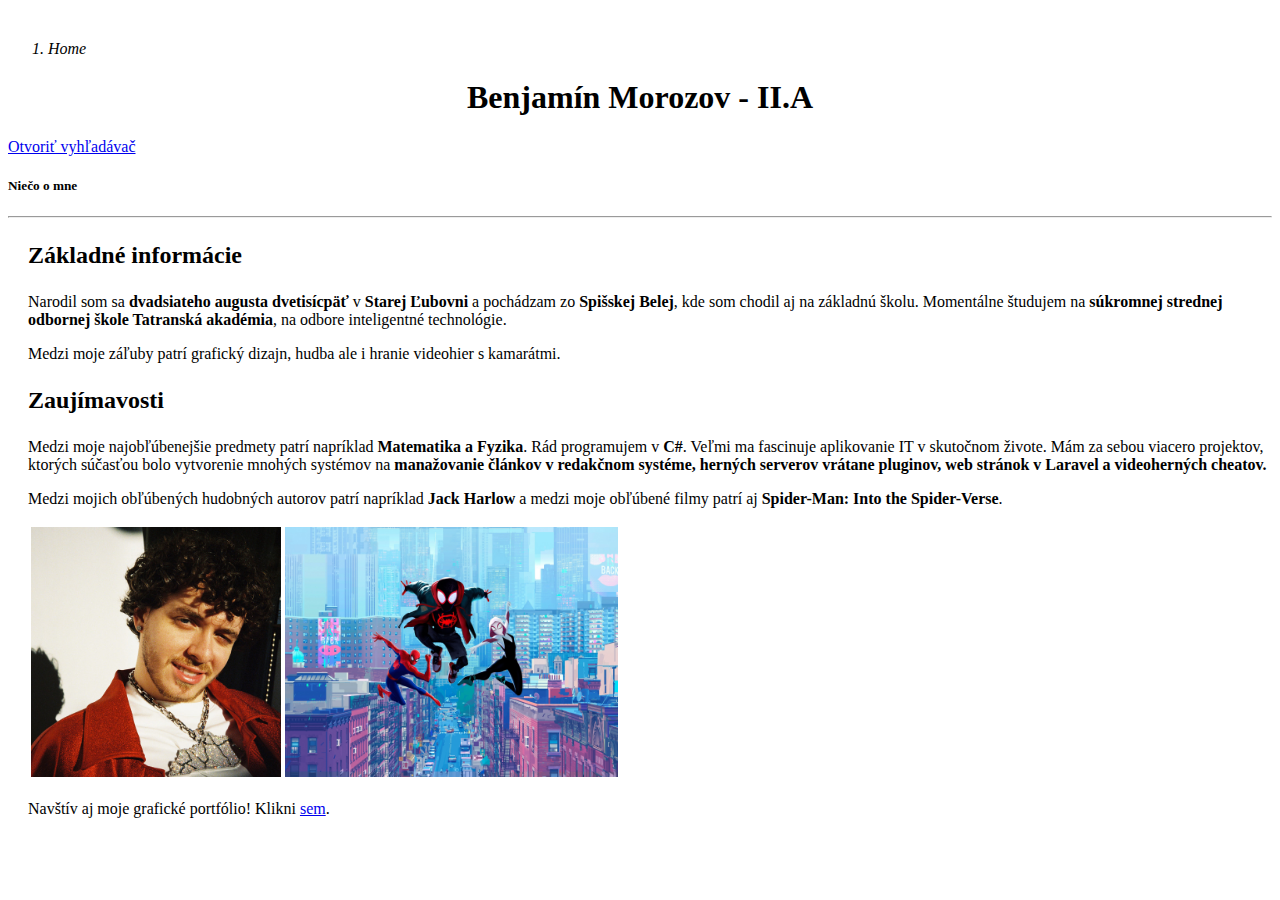
<file: Zadanie1-21-12-08/index.html>
<html lang="en">
    <head>
        <meta charset="utf-8">
        <meta name="viewport" content="width=device-width, initial-scale=1, shrink-to-fit=no">
        <title>Benjamín Morozov - II.A</title>
        <link href="https://cdn.jsdelivr.net/npm/bootstrap@5.1.3/dist/css/bootstrap.min.css" rel="stylesheet" integrity="sha384-1BmE4kWBq78iYhFldvKuhfTAU6auU8tT94WrHftjDbrCEXSU1oBoqyl2QvZ6jIW3" crossorigin="anonymous">
        <link href="css/mystyle.css" rel="stylesheet">
    </head>

    <body>
        <div class="container">
            <i>
                <nav aria-label="breadcrumb">
                    <ol class="breadcrumb">
                        <li class="breadcrumb-item active" aria-current="page">Home</li>
                    </ol>
                </nav>
            </i>
        
            <h1 style="text-align: center;">Benjamín Morozov - II.A</h1>
            <a href="vyhladavac/index.html">Otvoriť vyhľadávač</a>
            <h5>Niečo o mne</h5>

            <hr>

            <div class="accordion">
                <div class="accordion-item">
                    <h2 class="accordion-header" id="headingOne">
                    <p class="accordion-button">
                        Základné informácie
                    </p>
                    </h2>
                    <div id="collapseOne" class="accordion-collapse collapse show" aria-labelledby="headingOne" data-bs-parent="#accordionExample">
                        <div class="accordion-body">
                            <p>Narodil som sa <strong>dvadsiateho augusta dvetisícpäť</strong> v <strong>Starej Ľubovni</strong> a pochádzam zo <strong>Spišskej Belej</strong>, kde som chodil aj na základnú školu. Momentálne študujem na <strong>súkromnej strednej odbornej škole Tatranská akadémia</strong>, na odbore inteligentné technológie.</p>
                            <p>Medzi moje záľuby patrí grafický dizajn, hudba ale i hranie videohier s kamarátmi.</p>
                        </div>
                    </div>
                </div>
                <div class="accordion-item">
                    <h2 class="accordion-header" id="headingOne">
                    <p class="accordion-button">
                        Zaujímavosti
                    </p>
                    </h2>
                    <div id="collapseOne" class="accordion-collapse collapse show" aria-labelledby="headingOne" data-bs-parent="#accordionExample">
                        <div class="accordion-body">
                            <p>Medzi moje najobľúbenejšie predmety patrí napríklad <strong>Matematika a Fyzika</strong>. Rád programujem v <strong>C#</strong>. Veľmi ma fascinuje aplikovanie IT v skutočnom živote. Mám za sebou viacero projektov, ktorých súčasťou bolo vytvorenie mnohých systémov na <strong>manažovanie článkov v redakčnom systéme, herných serverov vrátane pluginov, web stránok v Laravel a videoherných cheatov.</strong></p>
                            <p>Medzi mojich obľúbených hudobných autorov patrí napríklad <strong>Jack Harlow</strong> a medzi moje obľúbené filmy patrí aj <strong>Spider-Man: Into the Spider-Verse</strong>.</p>
                        </div>
                    </div>
                </div>
            </div>

            <table class="table tabulka">
                <tbody>
                    <tr>
                        <td><a href="https://jackharlow.us"><img class="artist" src="img/band.jpg" title="Jack Harlow"></a></td>
                        <td><a class="movie" href="https://www.sonypictures.com/movies/spidermanintothespiderverse"><img class="movie" src="img/movie.jpg" title="Spider-Man: Into the Spider-Verse"></a></td>
                    </tr>
                </tbody>
            </table>

            <div class="link-banner">
                <div class="alert alert-primary" role="alert">
                    Navštív aj moje grafické portfólio! Klikni <a href="html/subpage.html">sem</a>.
                </div>
            </div>
        </div>
    </body>
</html>
</file>
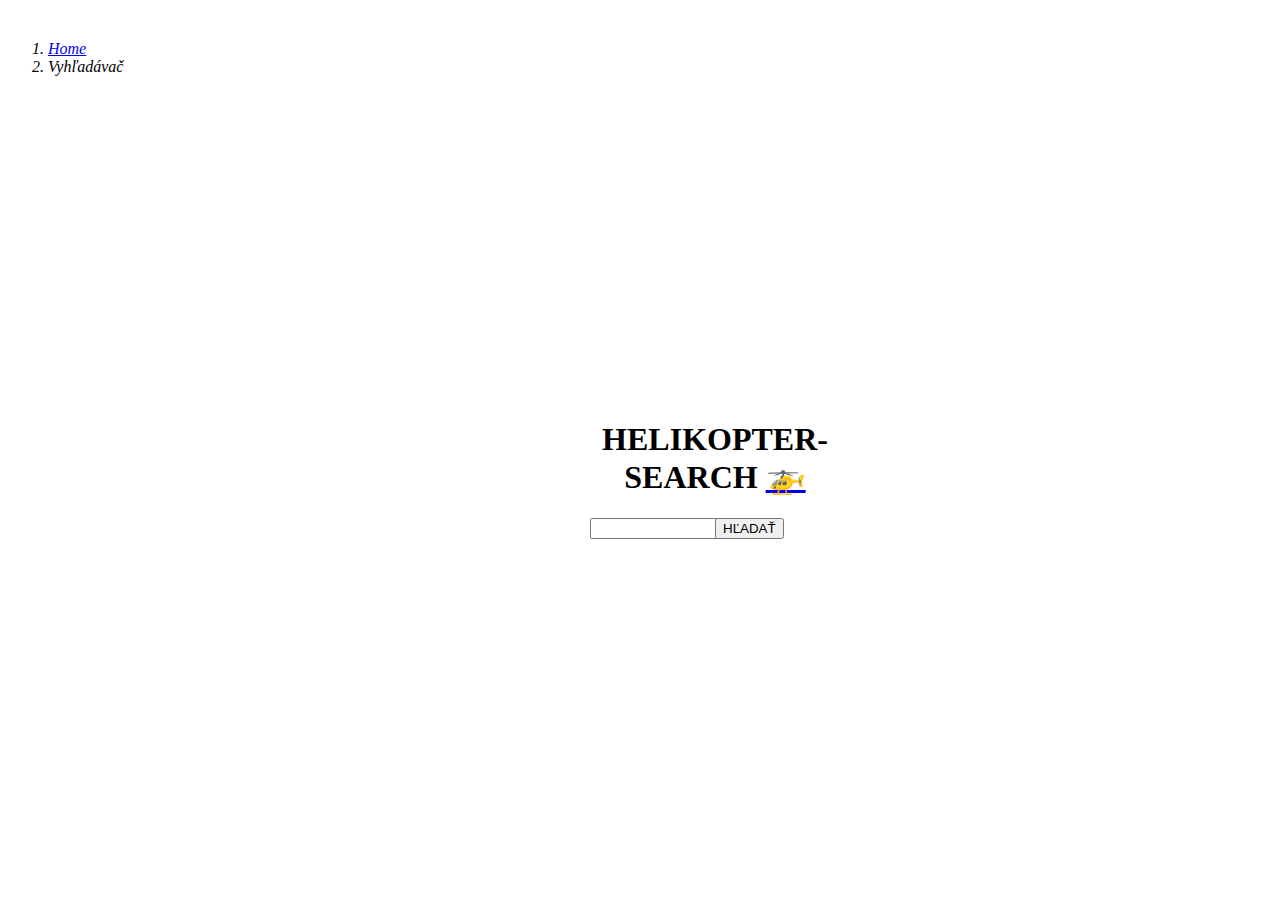
<file: Zadanie1-21-12-08/vyhladavac/index.html>
<html lang="en">
    <head>
        <meta charset="utf-8">
        <meta name="viewport" content="width=device-width, initial-scale=1, shrink-to-fit=no">
        <title>Benjamín Morozov - II.A</title>
        <link href="https://cdn.jsdelivr.net/npm/bootstrap@5.1.3/dist/css/bootstrap.min.css" rel="stylesheet" integrity="sha384-1BmE4kWBq78iYhFldvKuhfTAU6auU8tT94WrHftjDbrCEXSU1oBoqyl2QvZ6jIW3" crossorigin="anonymous">
        <link href="../css/mystyle.css" rel="stylesheet">
    </head>

    <body>
        <div class="container">
            <i>
                <nav aria-label="breadcrumb">
                    <ol class="breadcrumb">
                        <li class="breadcrumb-item"><a href="../index.html">Home</a></li>
                        <li class="breadcrumb-item active" aria-current="page">Vyhľadávač</li>
                    </ol>
                </nav>
            </i>
            
            <div class="center">
                <form action="https://www.google.com/search">
                <h1 style="text-align: center">HELIKOPTER-SEARCH <a href="helikopter.html">🚁</a></h1>
                <input type="text" id="cont" name="q">
                <input type="submit" style="position:absolute; left:50%" value="HĽADAŤ"></input>
                </form>
            </div>
        </div>
    </body>
</html>
</file>
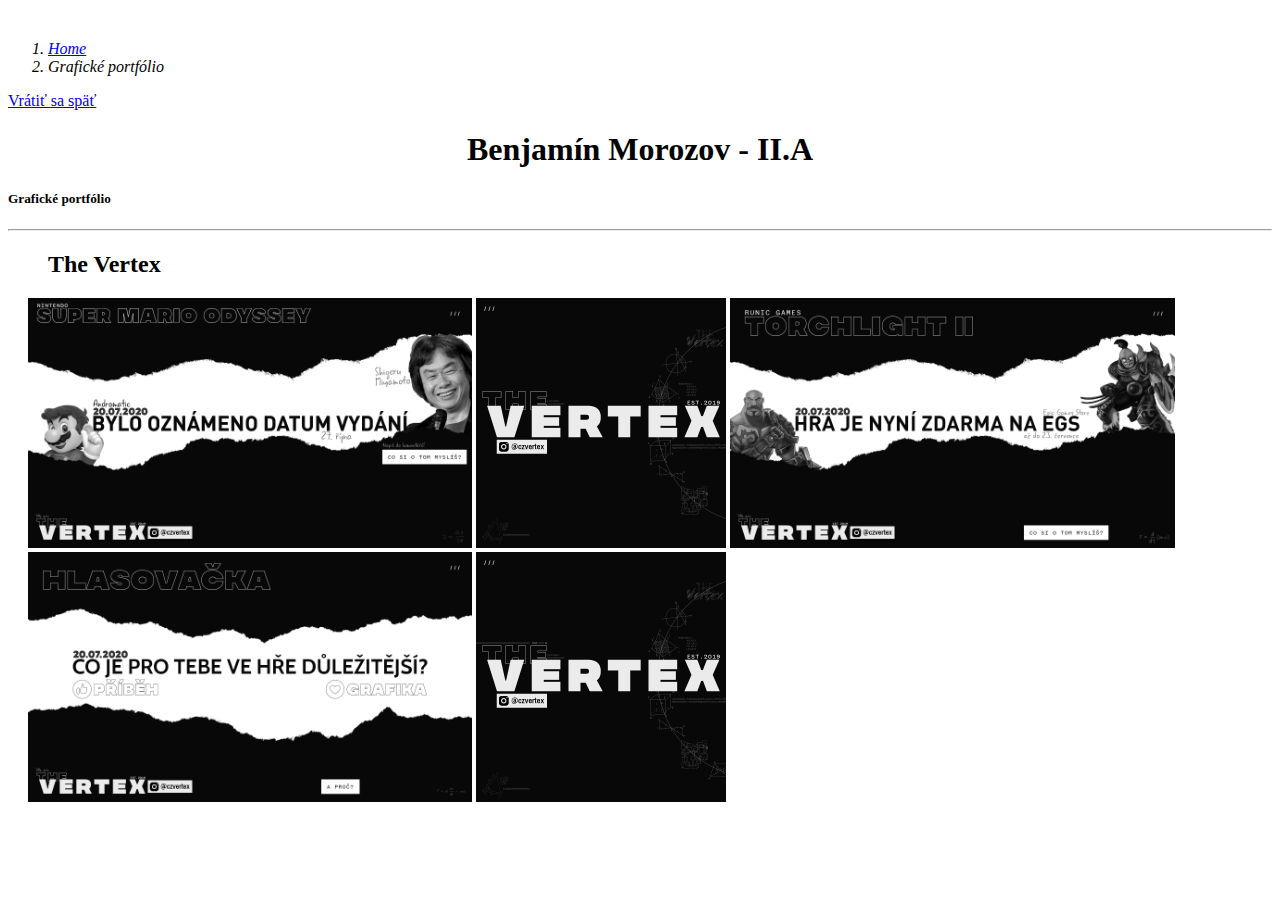
<file: Zadanie1-21-12-08/html/subpage.html>
<html lang="en">
    <head>
        <meta charset="utf-8">
        <meta name="viewport" content="width=device-width, initial-scale=1, shrink-to-fit=no">
        <title>Benjamín Morozov - II.A</title>
        <link href="https://cdn.jsdelivr.net/npm/bootstrap@5.1.3/dist/css/bootstrap.min.css" rel="stylesheet" integrity="sha384-1BmE4kWBq78iYhFldvKuhfTAU6auU8tT94WrHftjDbrCEXSU1oBoqyl2QvZ6jIW3" crossorigin="anonymous">
        <link href="../css/mystyle.css" rel="stylesheet">
        <script src="https://cdn.jsdelivr.net/npm/bootstrap@5.1.3/dist/js/bootstrap.bundle.min.js" integrity="sha384-ka7Sk0Gln4gmtz2MlQnikT1wXgYsOg+OMhuP+IlRH9sENBO0LRn5q+8nbTov4+1p" crossorigin="anonymous"></script>
    </head>

    <body>
        <div class="container">
            <i>
                <nav aria-label="breadcrumb">
                    <ol class="breadcrumb">
                      <li class="breadcrumb-item"><a href="../index.html">Home</a></li>
                      <li class="breadcrumb-item active" aria-current="page">Grafické portfólio</li>
                    </ol>
                </nav>
            </i>
            <p><a href="../index.html">Vrátiť sa späť</a></p>
        
            <h1 style="text-align: center;">Benjamín Morozov - II.A</h1>
            <h5>Grafické portfólio</h5>

            <hr>

            <div class="accordion">
                <div class="accordion-item">
                    <h2 class="accordion-header headingCarousel">
                        The Vertex
                    </h2>
                    <img src="img/clanek.png">
                    <img src="img/logovertex.png">
                    <img src="img/thevertexarticle2.png">
                    <br>
                    <img src="img/thevertexhlasovacka.png">
                    <img src="img/thevertexlogo.png">
                </div>
            </div>
        </div>
    </body>
</html>
</file>
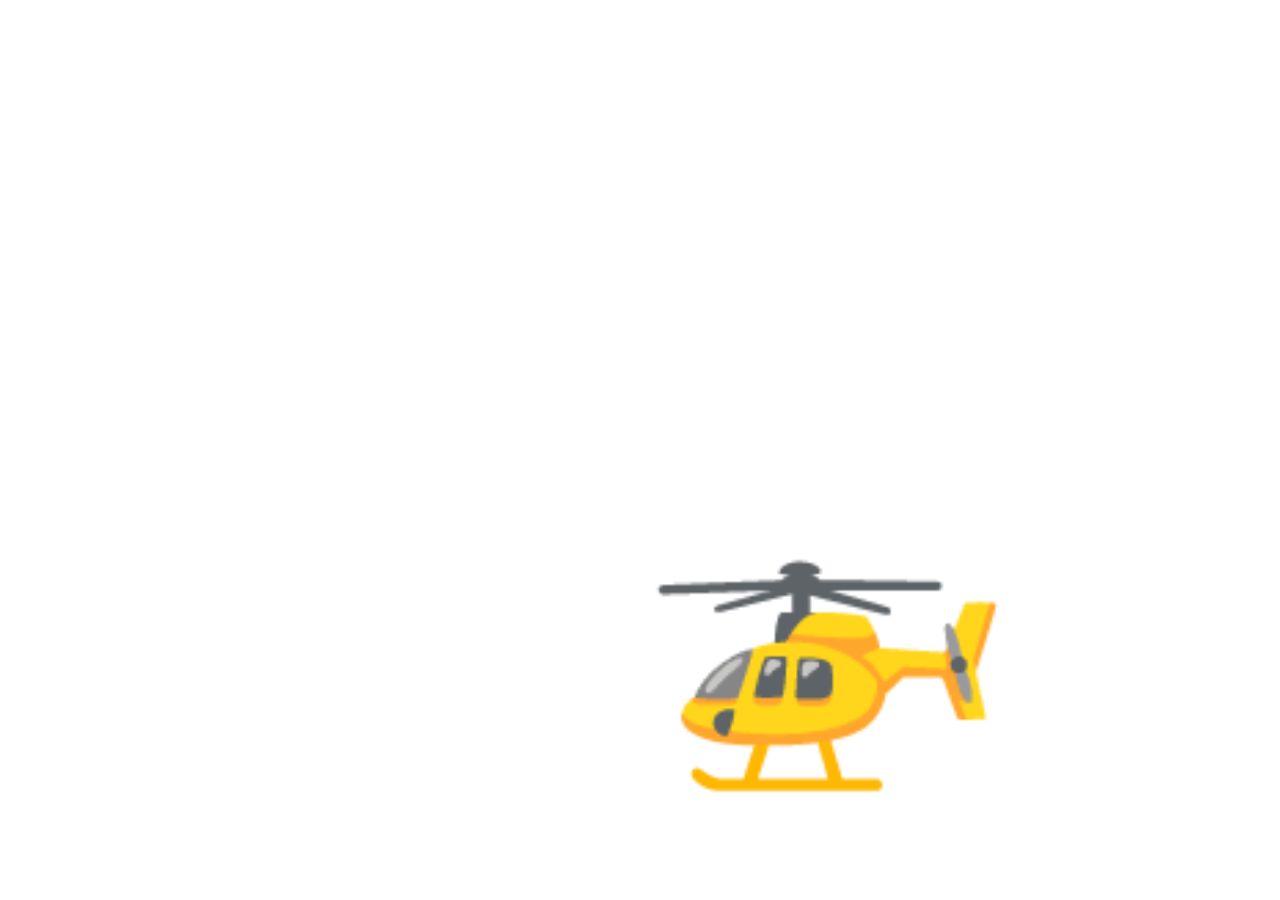
<file: Zadanie1-21-12-08/vyhladavac/helikopter.html>
<html lang="en">
    <head>
        <meta charset="utf-8">
        <meta name="viewport" content="width=device-width, initial-scale=1, shrink-to-fit=no">
        <title>Benjamín Morozov - II.A</title>
        <link href="https://cdn.jsdelivr.net/npm/bootstrap@5.1.3/dist/css/bootstrap.min.css" rel="stylesheet" integrity="sha384-1BmE4kWBq78iYhFldvKuhfTAU6auU8tT94WrHftjDbrCEXSU1oBoqyl2QvZ6jIW3" crossorigin="anonymous">
        <link href="../css/mystyle.css" rel="stylesheet">
    </head>

    <div id='test' class='rotating'>🚁</div>
</html>
</file>
<file: Zadanie1-21-12-08/css/mystyle.css>
body {
    padding-top: 2rem;
    padding-bottom: 2rem;
}
.accordion-button::after {
    content: none;
}
.accordion-item, .tabulka {
    margin-left: 20px;
}
.tabulka {
    width: 25%;
}
.link-banner {
    margin: 20px;
    width: 450px;
}
img {
    object-fit:scale-down;
    height: 250px;
}
.headingCarousel {
    margin: 20px;
}

@media(max-width: 720px) {
    body {
        background-color: blue;
    }
}

#test {
    width: 30px;
    height: 30px;
    font-size: 300;
    text-align: center;
    position: absolute;
    top: 50%;
    left: 50%;
}

@-webkit-keyframes rotating {
    from{
        -webkit-transform: rotate(0deg);
    }
    to{
        -webkit-transform: rotate(360deg);
    }
}

.rotating {
    -webkit-animation: rotating 2s linear infinite;
}

.center {
    position: absolute;
    top: 50%;
    left: 50%;
    margin-top: -50px;
    margin-left: -50px;
    width: 250px;
    height: 250px;
}
</file>
